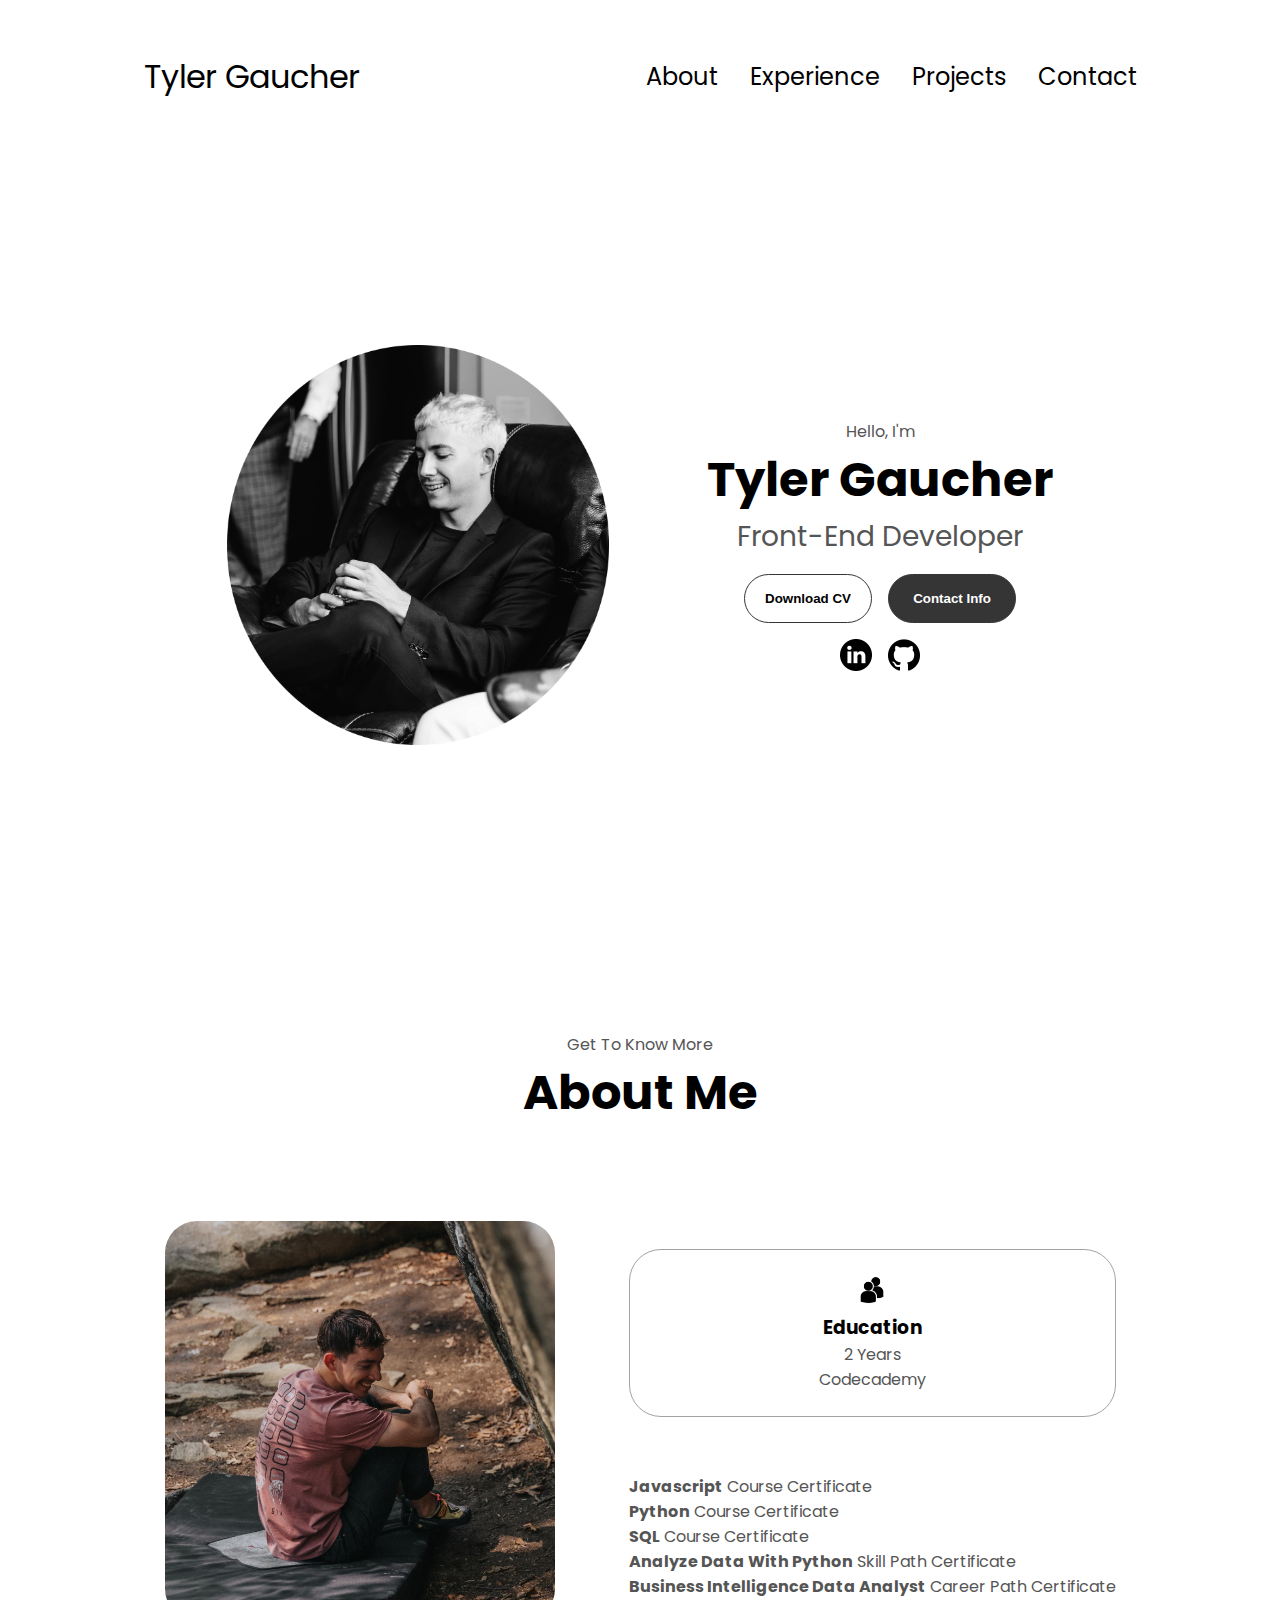
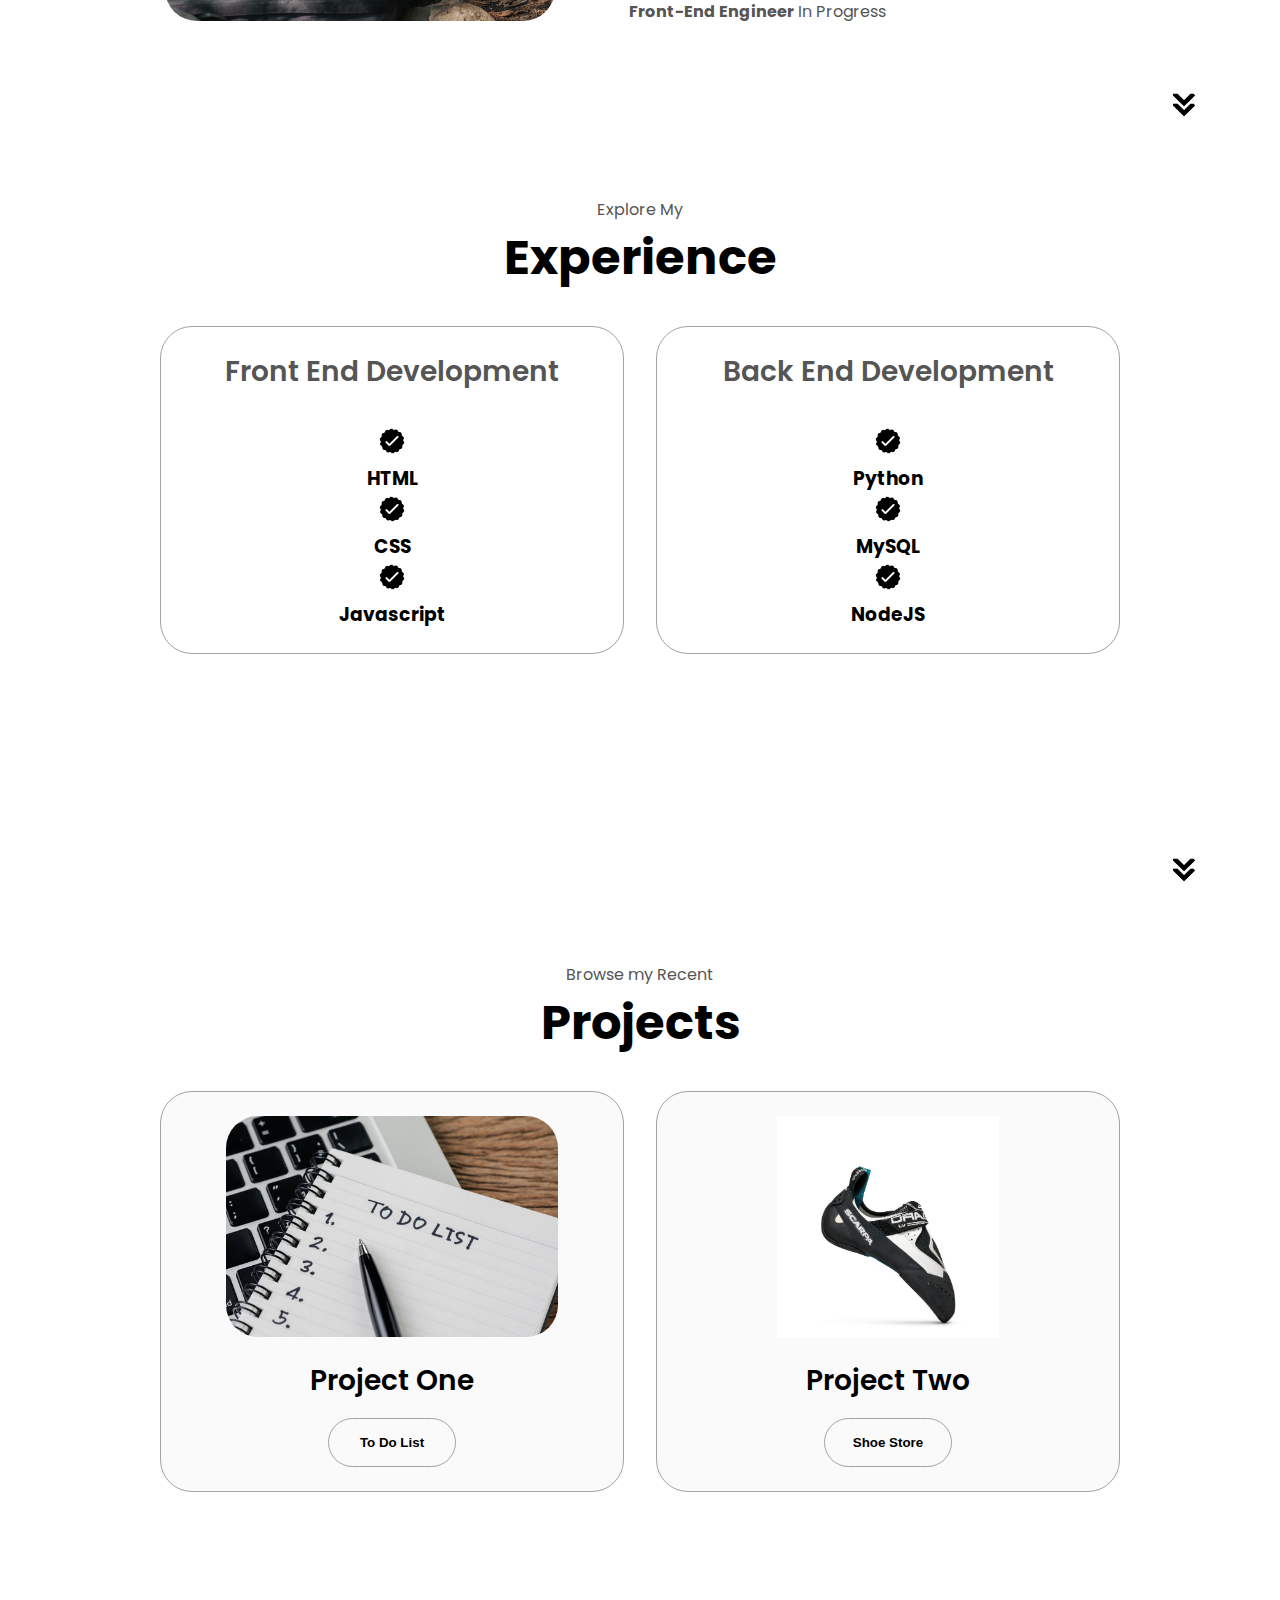
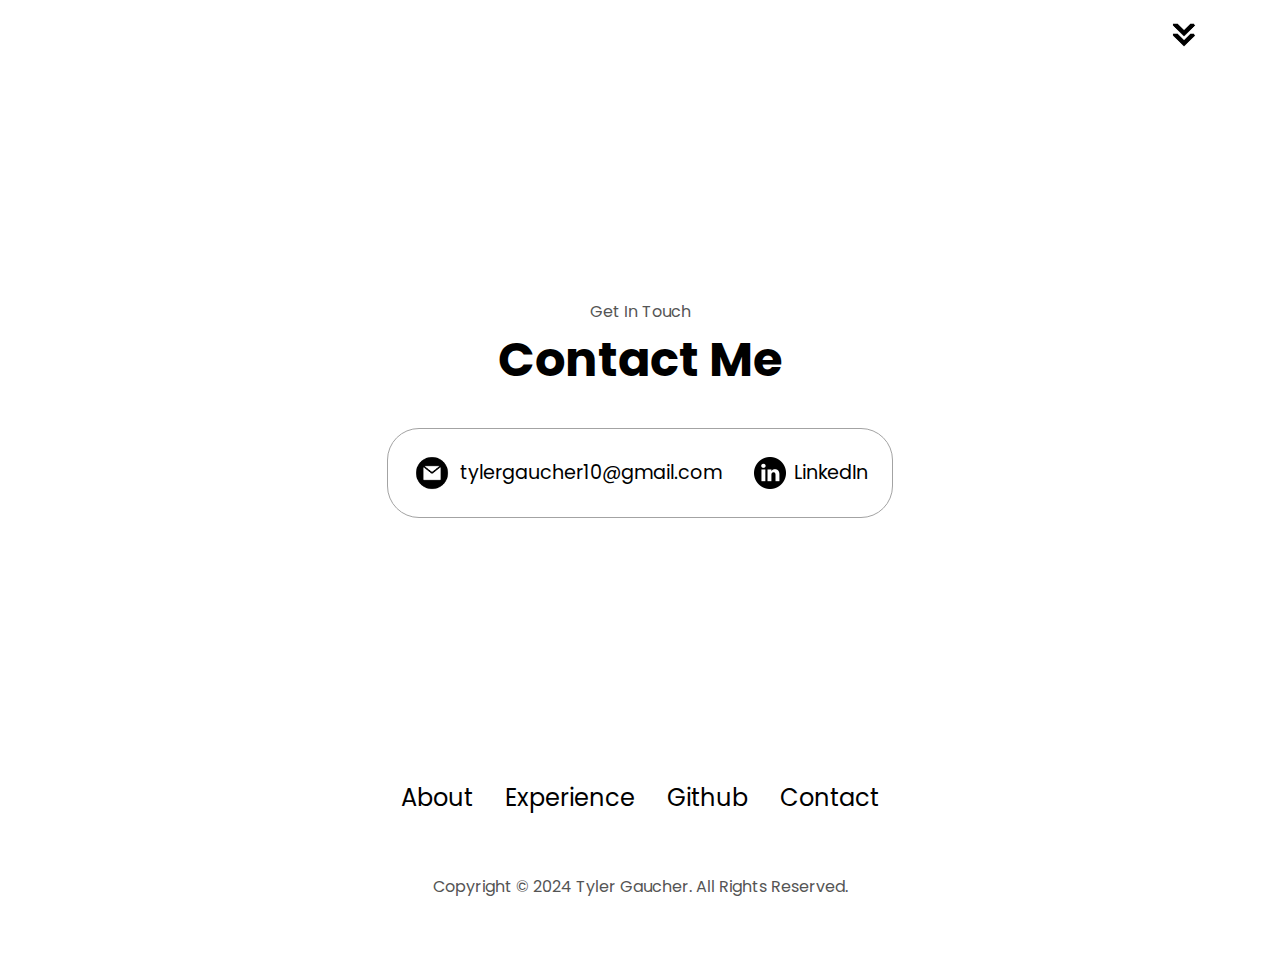
<file: index.html>
<!DOCTYPE html>
<html lang="en">
<head>
    <meta charset="UTF-8">
    <meta name="viewport" content="width=device-width, initial-scale=1.0">
    <title>Tyler's Portfolio</title>
    <link rel="stylesheet" href="./homepage/style.css">
    <link rel="stylesheet" href="./homepage/mediaqueries.css">
</head>
<body>

    <!--navigation for web-->
    <nav id="desktop-nav">
        <div class="logo">Tyler Gaucher</div>
        <div>
            <ul class="nav-links">
                <li><a href="#about">About</a></li>
                <li><a href="#experience">Experience</a></li>
                <li><a href="#projects">Projects</a></li>
                <li><a href="#contact">Contact</a></li>
            </ul>
        </div>
    </nav>

    <!--navigation for mobile-->
    <nav id="hamburger-nav">
        <div class="logo">Tyler Gaucher</div>
        <div class="hamburger-menu">
            <div class="hamburger-icon" onclick="toggleMenu()">
                <span></span>
                <span></span>
                <span></span>
            </div>
            <div class="menu-links">
                <li><a href="#about" onclick="toggleMenu()">About</a></li>
                <li><a href="#projects" onclick="toggleMenu()">Projects</a></li>
                <li><a href="#experience" onclick="toggleMenu()">Experience</a></li>
                <li><a href="#contact" onclick="toggleMenu()">Contact</a></li>
            </div>
        </div>
    </nav>

    <section id="profile">
        <div class="section__pic-container">
            <img src="./asset/profile-pic.png" alt="tyler's profile picture"/>
        </div>

        <div class="section__text">
            <p class="section__text__p1">Hello, I'm</p>
            <h1 class="title">Tyler Gaucher</h1>
            <p class="section__text__p2">Front-End Developer</p>
            <div class="btn-container">
                <button class="btn btn-color-2" onclick="window.open('./asset/mostRecentResume.jpg')">Download CV</button>
                <button class="btn btn-color-1" onclick="location.href='./#contact'">Contact Info</button>
            </div>
            <div id="socials-container">
                <img 
                src="./asset/linkedin.png" 
                alt="linked in profile" 
                class="icon" 
                onclick="location.href='https://www.linkedin.com/in/tyler-gaucher/'"
                />

               <img 
                src="./asset/github.png" 
                alt="github profile" 
                class="icon" 
                onclick="location.href='https://github.com/gboness'"
                />
            </div>
            
        </div>


    </section>

    <section id="about">
        <p class="section__text__p1">Get To Know More</p>
        <h1 class="title">About Me</h1>
        <div class="section-container">
            <div class="section__pic-container">
                <img 
                src="./asset/aboutMePic.png" 
                alt="profile picture"
                class="about-pic"
                />
            </div>
                <div class="about-details-container">
                    <div class="about-containers">
                        <div class="details-container">
                            <img 
                            src="./asset/education.png"
                            alt="education icon"
                            class="icon"
                            />
                            <h3>Education</h3>
                            <p>2 Years <br /> Codecademy <br /></p>
                        </div>
                    </div>
                    <div class="text-container">
                        <p><br /><strong>Javascript</strong> Course Certificate <br />
                            <strong>Python</strong> Course Certificate  <br />
                            <strong>SQL</strong> Course Certificate  <br />
                            <strong>Analyze Data With Python</strong> Skill Path Certificate  <br />
                            <strong>Business Intelligence Data Analyst</strong> Career Path Certificate <br />
                            <strong>Front-End Engineer</strong> In Progress
                        </p>
                </div>
                </div>
            </div>
            <img src="./asset/arrow.png" 
            alt="Arrow icon" 
            class="icon arrow" 
            onclick="location.href='./#experience'"
            />

    </section>

    <section id="experience">
        <p class="section__text__p1">Explore My</p>
        <h1 class="title">Experience</h1>
        <div class="experience-details-container">
            <div class="about-containers">
                <div class="details-container">
                    <h2 class="experience-sub-title">Front End Development</h2>
                    <div class="article-container">
                        <article>
                            <img 
                                src="./asset/checkmark.png" 
                                alt="experience icon" 
                                class="icon"
                            />
                            <div>
                                <h3>HTML</h3>
                            </div>
                        </article>
                        <article>
                            <img 
                                src="./asset/checkmark.png" 
                                alt="experience icon" 
                                class="icon"
                            />
                            <div>
                                <h3>CSS</h3>
                            </div>
                        </article>
                        <article>
                            <img 
                                src="./asset/checkmark.png" 
                                alt="experience icon" 
                                class="icon"
                            />
                            <div>
                                <h3>Javascript</h3>
                            </div>
                        </article>

                    </div>
                </div>
                <div class="details-container">
                    <h2 class="experience-sub-title">Back End Development</h2>
                    <div class="article-container">
                        <article>
                            <img 
                                src="./asset/checkmark.png" 
                                alt="experience icon" 
                                class="icon"
                            />
                            <div>
                                <h3>Python</h3>
                            </div>
                        </article>
                        <article>
                            <img 
                                src="./asset/checkmark.png" 
                                alt="experience icon" 
                                class="icon"
                            />
                            <div>
                                <h3>MySQL</h3>
                            </div>
                        </article>
                        <article>
                            <img 
                                src="./asset/checkmark.png" 
                                alt="experience icon" 
                                class="icon"
                            />
                            <div>
                                <h3>NodeJS</h3>
                            </div>
                        </article>

                    </div>
                </div>
            </div>
        </div>
        <img 
            src="./asset/arrow.png" 
            alt="Arrow icon" 
            class="icon arrow" 
            onclick="location.href='./#projects'"
        />
    </section>

    <section id="projects">
        <p class="section__text__p1">Browse my Recent</p>
        <h1 class="title">Projects</h1>
        <div class="experience-details-container">
            <div class="about-containers">
            <div class="details-container color-container">
                <div class="article-container">
                    <img
                    src="./asset/project_1.png" 
                    alt="to-do-list" 
                    class="project-img"
                    />
                </div>
                <h2 class="experience-sub-title project-title">Project One</h2>
                <div class="btn-container">
                <button 
                    class="btn btn-color-2 project-btn" 
                    onclick="location.href='./toDo.html'">
                    To Do List
                </button>

                </div>
            </div>
            <div class="details-container color-container">
                <div class="article-container">
                    <img
                    src="./asset/drago-lv.jpg" 
                    alt="shoe store" 
                    class="shoe-img"
                    />
                </div>
                <h2 class="experience-sub-title project-title">Project Two</h2>
                <div class="btn-container">
                <button
                class="btn btn-color-2 project-btn" 
                onclick="location.href='./shoestore.html'">
                    Shoe Store
                </button>
                </div>
            </div>
        </div>
        </div>
    </div>
    <img 
    src="./asset/arrow.png" 
    alt="Arrow icon" 
    class="icon arrow" 
    onclick="location.href='./#contact'"
/>
    </section>

    <section id="contact">
        <p class="section__text__p1">Get In Touch</p>
        <h1 class="title">Contact Me</h1>
        <div class="contact-info-upper-container">
            <div class="contact-info-container">
                <img 
                src="./asset/email.png" 
                alt="email-icon" 
                class="icon contact-icon email-icon"
                />
                <p><a href="mailto:tylergaucher10@gmail.com">tylergaucher10@gmail.com</a></p>
            </div>

            <div class="contact-info-container">
                <img 
                src="./asset/linkedin.png" 
                alt="linkedin-icon" 
                class="icon contact-icon "
                />
                <p><a href="https://www.linkedin.com/in/tyler-gaucher/">LinkedIn</a></p>
            </div>

        </div>
    </section>

    <footer>
        <nav>
            <div class="nav-links-container">
                <ul class="nav-links">
                    <li><a href="#about">About</a></li>
                    <li><a href="#experience">Experience</a></li>
                    <li><a href="https://github.com/gboness">Github</a></li>
                    <li><a href="#contact">Contact</a></li>
                </ul>
            </div>
        </nav>
        <p>Copyright &#169; 2024 Tyler Gaucher. All Rights Reserved.</p>
    </footer>

    <script src="./homepage/script.js"></script>

</body>
</html>
</file>
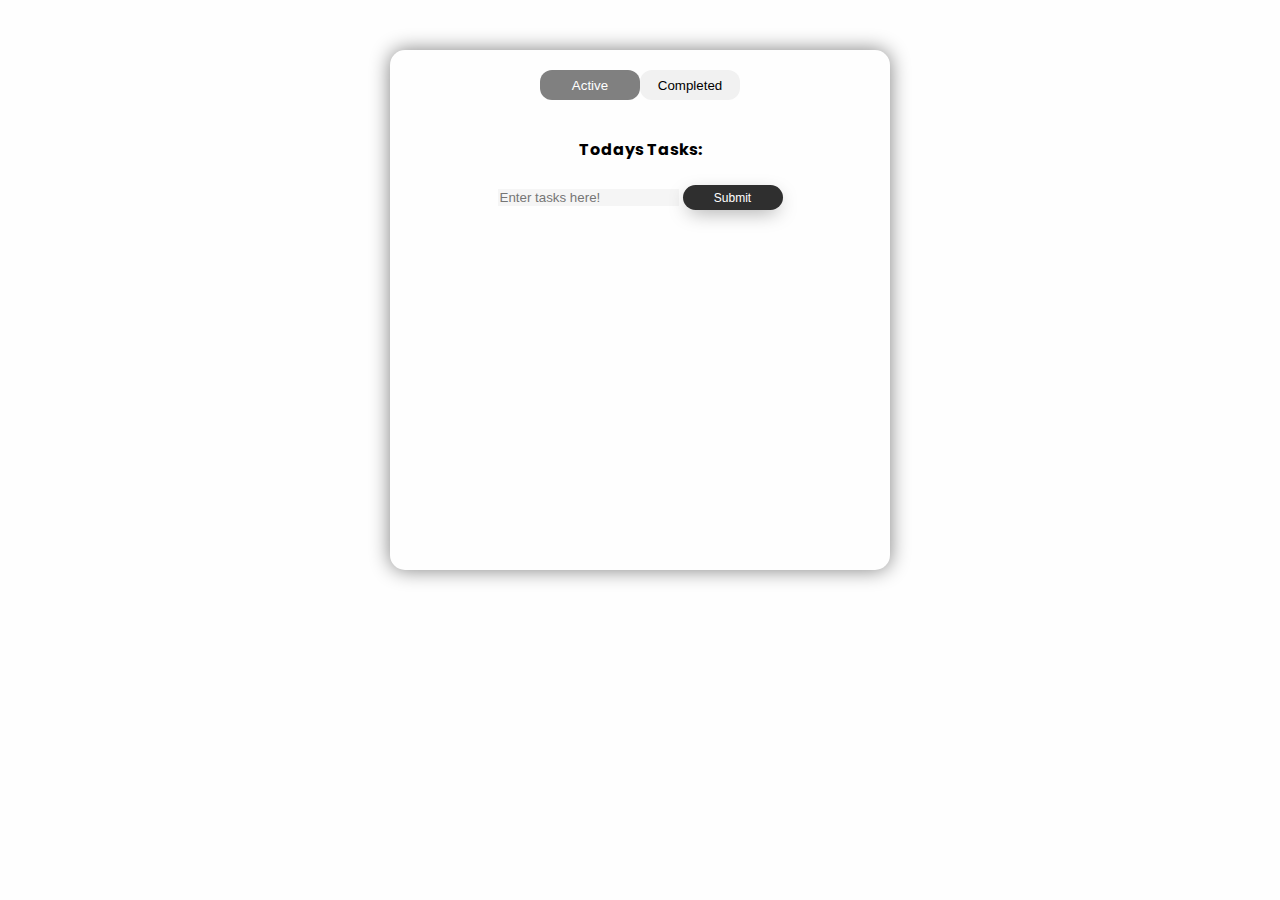
<file: to-do-list/index.html>
<!DOCTYPE html>
<head>
    <meta charset="UTF-8"/>
    <meta name="viewport" content="width=device-width, initial-scale=1.0">
    <link rel="stylesheet" href="styles.css"/>
    <script src="script.js"></script>

    <title>To Do List</title>
</head>

<body>

    <section id="boxID">
        <section id="tabsSec">
            <div class="tabs">
                <button class="tablinks" onclick="openTab(event, 'Tab1')">Active</button>
                <button class="tablinks" onclick="openTab(event, 'Tab2')">Completed</button>
            </div>
        </section>
        

        <!-- Tab One -->
        <div id="Tab1" class="tabcontent">
            <div class="checkbox">
                <label for="inputText"><h4>Todays Tasks:</h4></label>
                <input type="text" id="inputText" placeholder="Enter tasks here!" oninput="checkInput()">
                <button id="submitButton" onclick="generateCheckbox()" disabled>Submit</button>
        
                <div class="check-boxes" id="checkBoxesContainer"></div>
            </div>
        </div>
    
        <!-- Tab Three -->
        <div id="Tab2" class="tabcontent">
            <h4>Todays Completed Tasks!</h4>
            <div class="deleted-info" id="deletedItemsContainer"></div>
         </div>

    </section>


</body>
</file>
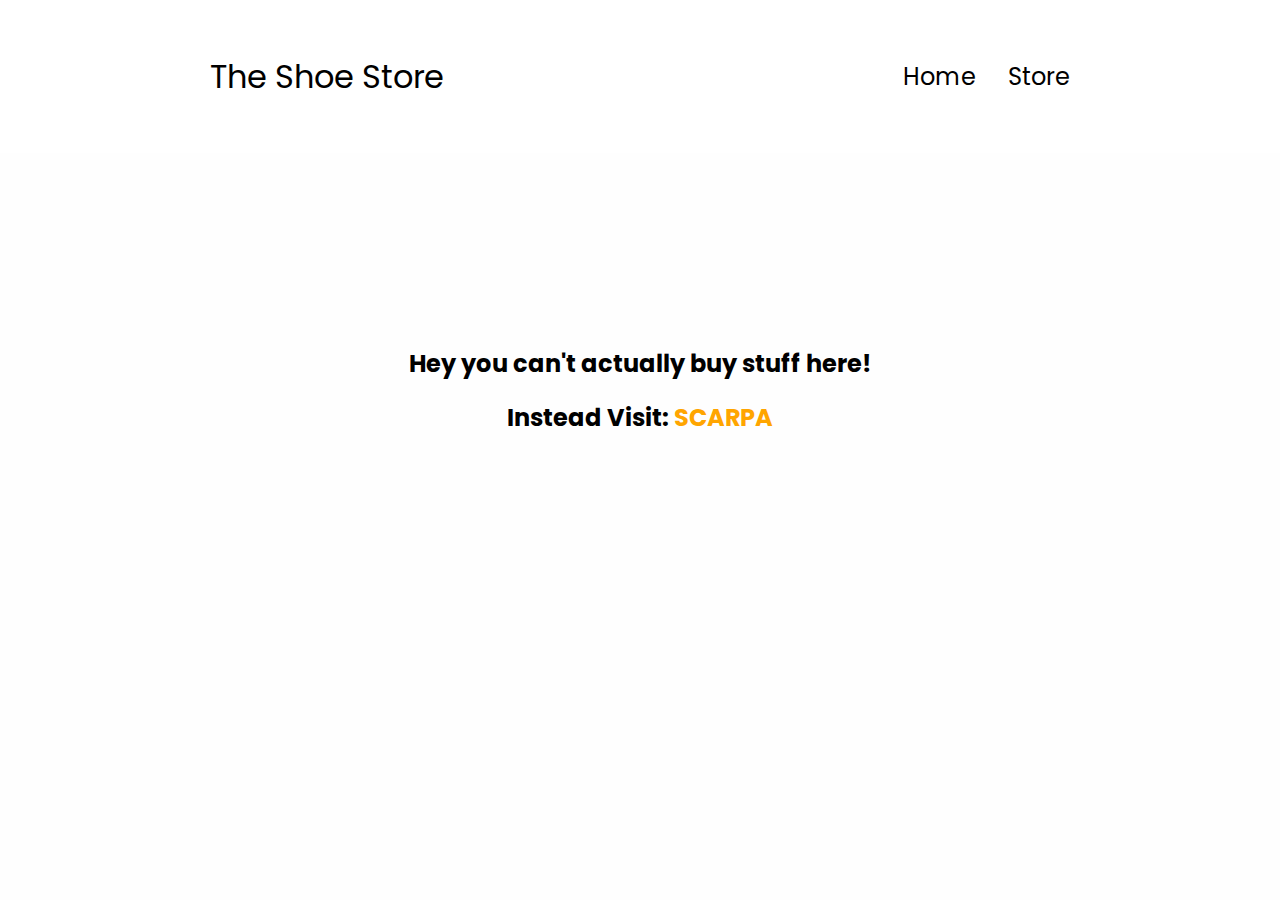
<file: cart.html>
<!DOCTYPE html>
<head>
    <meta charset="UTF-8"/>
    <meta name="viewport" content="width=device-width, initial-scale=1.0">
    <link rel="stylesheet" href="./to-do-list/styles.css"/>
    <link rel="stylesheet" href="./to-do-list/mediaquery.css"/>
    <link rel="stylesheet" href="./shoeStore/styles.css"/>
    <link rel="stylesheet" href="./cart/style.css"/>

    <script src="/shoeStore/script.js"></script>

    <title>Shopping Cart</title>
</head>

<body>
    <!--navigation for web-->
    <nav id="desktop-nav">
        <div class="logo">The Shoe Store</div>
        <div>
            <ul class="nav-links">
                <li><a href="index.html">Home</a></li>
                <li><a href="shoestore.html">Store</a></li>
    
            </ul>
        </div>
    </nav>
    
     <!--navigation for mobile-->
    <nav id="hamburger-nav">
        <div class="logo">Tyler Gaucher</div>
        <div class="hamburger-menu">
            <div class="hamburger-icon" onclick="toggleMenu()">
                <span></span>
                <span></span>
                <span></span>
            </div>
            <div class="menu-links">
                <li><a href="index.html" onclick="toggleMenu()">Home</a></li>
    
            </div>
        </div>
    </nav>

    <section class="message">
        <div class="alertMessage">
            <h2> Hey you can't actually buy stuff here! </h2>
            
            <h2>Instead Visit:  <a href="https://us.scarpa.com/">SCARPA</href></h2>
        </div>
    </section>


    
</body>
</html>
</file>
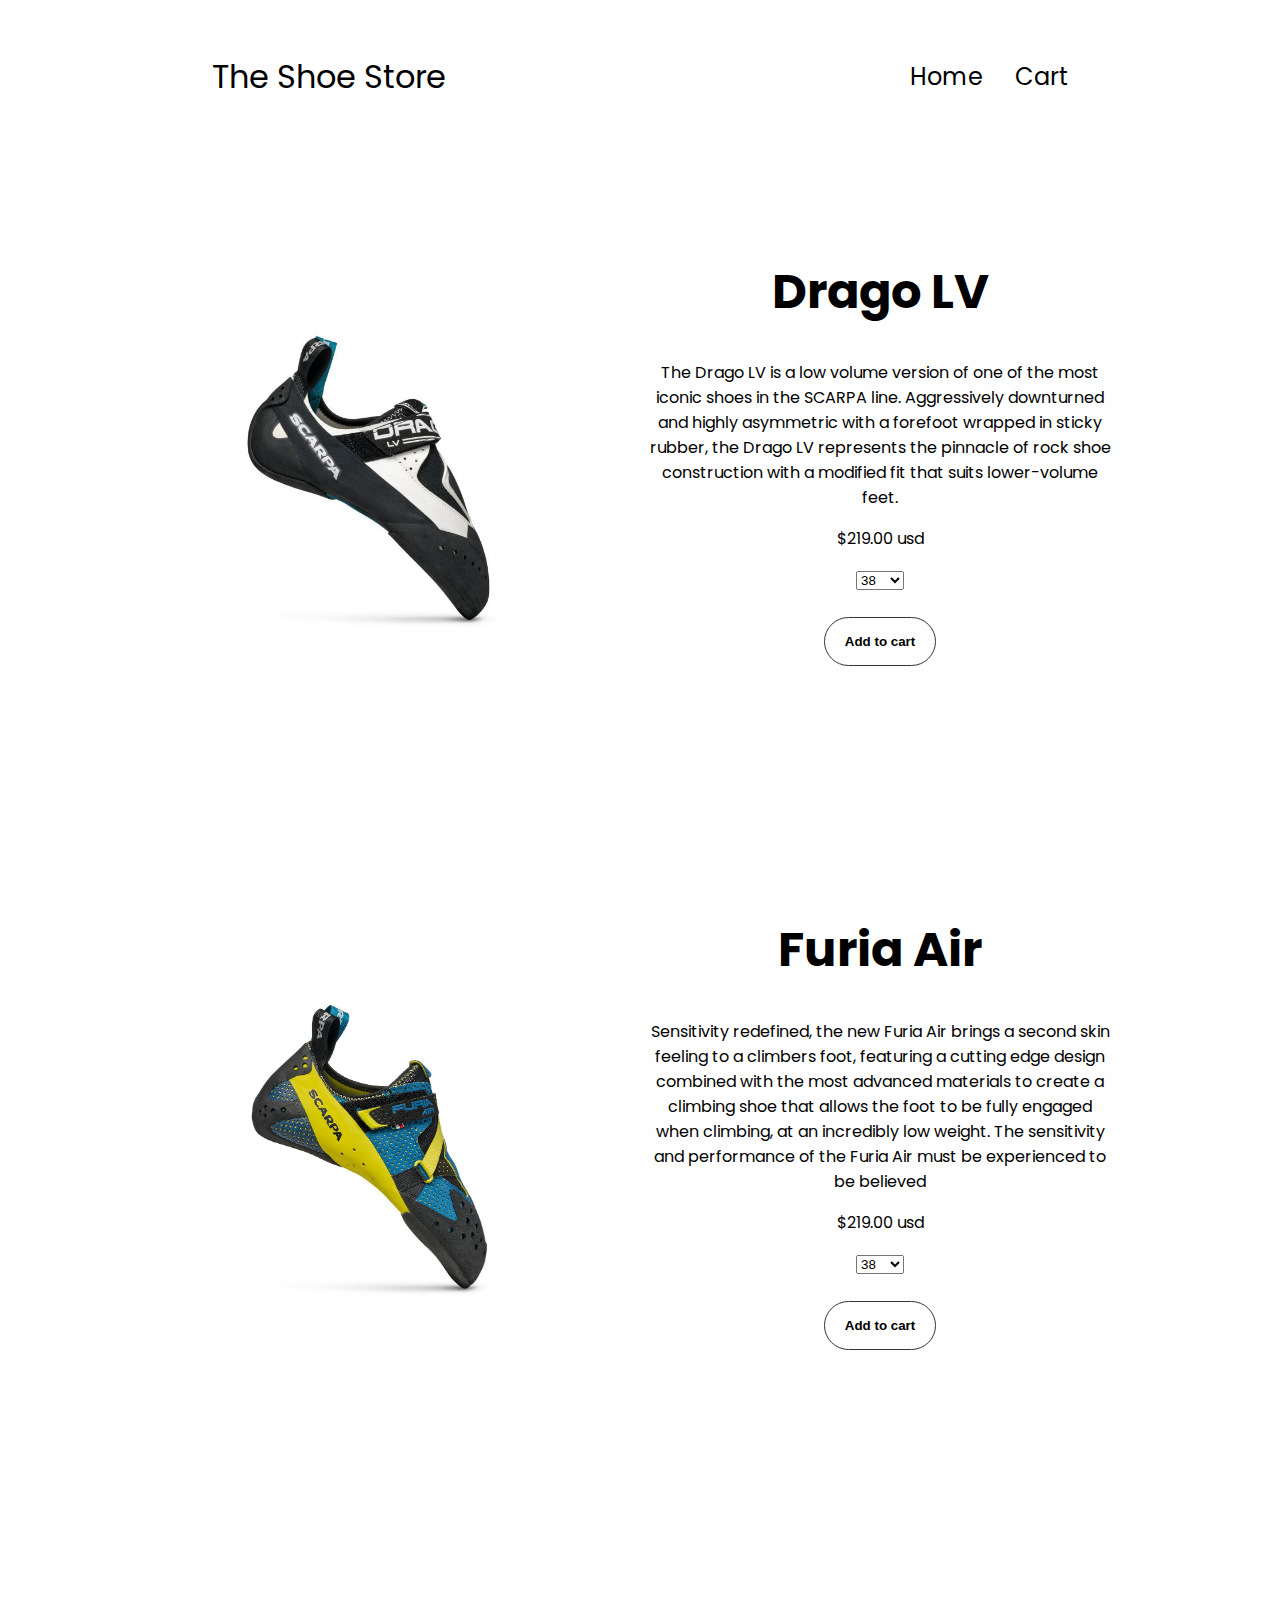
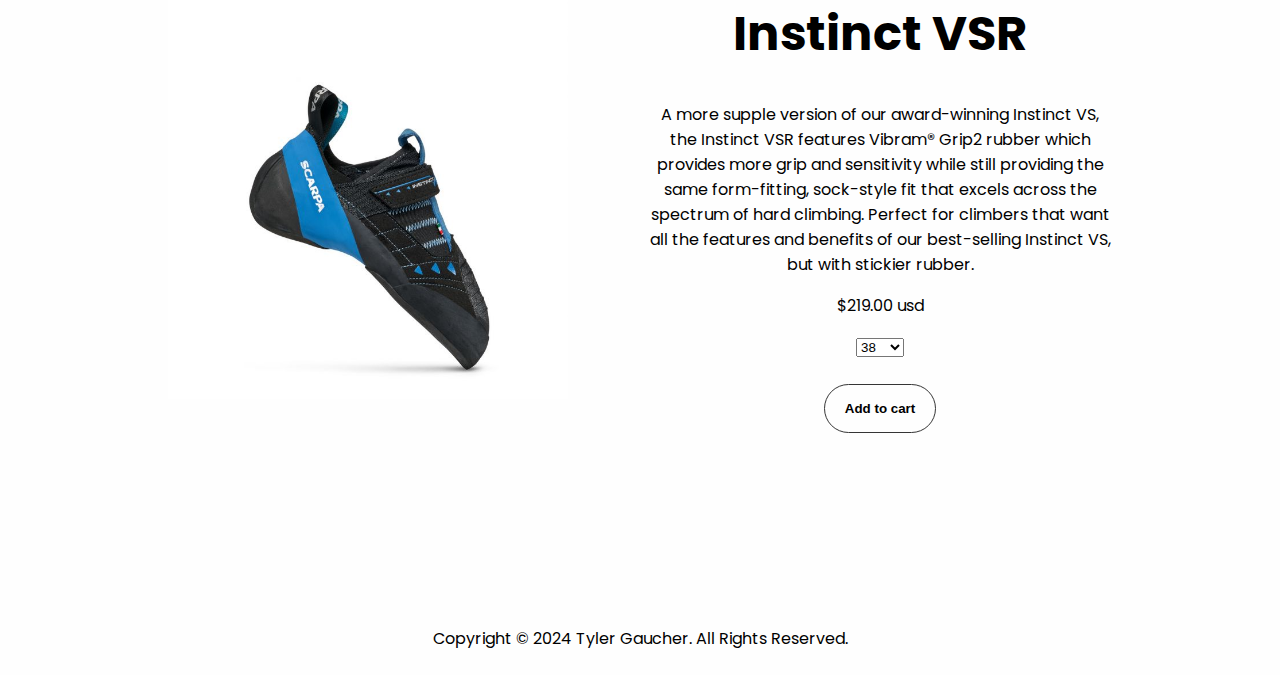
<file: shoestore.html>
<!DOCTYPE html>
<head>
    <meta charset="UTF-8"/>
    <meta name="viewport" content="width=device-width, initial-scale=1.0">
    <link rel="stylesheet" href="./to-do-list/styles.css"/>
    <link rel="stylesheet" href="./to-do-list/mediaquery.css"/>
    <link rel="stylesheet" href="./shoeStore/styles.css"/>

    <script src="/shoeStore/script.js"></script>

    <title>Shoe Store</title>
</head>

<body>


    <!--navigation for web-->
    <nav id="desktop-nav">
        <div class="logo">The Shoe Store</div>
        <div>
            <ul class="nav-links">
                <li><a href="index.html">Home</a></li>
                <li>
                    <a href="cart.html" class="cart-link">Cart</a>
                    <i class="fas fa-shopping-cart"></i>
                    <span class="cart-badge" id="cartBadge"></span>
                </li>

            </ul>
        </div>
    </nav>

    <!--navigation for mobile-->
    <nav id="hamburger-nav">
        <div class="logo">Tyler Gaucher</div>
        <div class="hamburger-menu">
            <div class="hamburger-icon" onclick="toggleMenu()">
                <span></span>
                <span></span>
                <span></span>
            </div>
            <div class="menu-links">
                <li><a href="index.html" onclick="toggleMenu()">Home</a></li>

            </div>
        </div>
    </nav>

    <section id="shoes">
        <div class="section__pic-container">
            <div class="scroll-container">
                <img src="/asset/drago-lv.jpg" alt="drago-lv"/>
                <img src="/asset/drago-lv.jpg" alt="drago-lv"/>
                
            </div>
        </div>
        <div class="section__text">
            <h1 class="shoe-name">Drago LV</h1>
            <p class="section__text__p2">
                The Drago LV is a low volume version of one of the most iconic shoes in the SCARPA line. 
                Aggressively downturned and highly asymmetric with a forefoot wrapped in sticky rubber, 
                the Drago LV represents the pinnacle of rock shoe construction with a modified fit that 
                suits lower-volume feet.
            </p>
            <p>$219.00 usd</p>

            <form id="sizeForm">
                <select name="Size" id="sizes">
                    <option value="38">38</option>
                    <option value="38.5">38.5</option>
                    <option value="39">39</option>
                    <option value="39.5">39.5</option>
                </select>
                <br></br>
                <input class="cartBtn btn-color-2" type="submit" value="Add to cart"> 
            </form>
        </div>
    </section>
    <section id="shoes">
        <div class="section__pic-container">
            <div class="scroll-container">
                <img src="/asset/furia-air.jpg" alt="furia-air"/>

                
            </div>
        </div>
        <div class="section__text">
            <h1 class="shoe-name">Furia Air</h1>
            <p class="section__text__p2">
                Sensitivity redefined, the new Furia Air brings a second skin feeling 
                to a climbers foot, featuring a cutting edge design combined with the 
                most advanced materials to create a climbing shoe that allows the foot 
                to be fully engaged when climbing, at an incredibly low weight. The 
                sensitivity and performance of the Furia Air must be experienced to be believed
            </p>
            <p>$219.00 usd</p>

            <form id="furiaForm">
                <select name="Size" id="sizes">
                    <option value="38">38</option>
                    <option value="38.5">38.5</option>
                    <option value="39">39</option>
                    <option value="39.5">39.5</option>
                </select>
                <br></br>
                <input class="cartBtn btn-color-2" type="submit" value="Add to cart"> 
            </form>
        </div>
    </section>

    <section id="shoes">
        <div class="section__pic-container">
            <div class="scroll-container">
                <img src="/asset/instinct-VSR.jpg" alt="instinct-VSR"/>

                
            </div>
        </div>
        <div class="section__text">
            <h1 class="shoe-name">Instinct VSR</h1>
            <p class="section__text__p2">
                A more supple version of our award-winning Instinct VS, the Instinct 
                VSR features Vibram® Grip2 rubber which provides more grip and 
                sensitivity while still providing the same form-fitting, sock-style 
                fit that excels across the spectrum of hard climbing. Perfect for 
                climbers that want all the features and benefits of our best-selling 
                Instinct VS, but with stickier rubber.
            </p>
            <p>$219.00 usd</p>

            <form id="instinctForm">
                <select name="Size" id="sizes">
                    <option value="38">38</option>
                    <option value="38.5">38.5</option>
                    <option value="39">39</option>
                    <option value="39.5">39.5</option>
                </select>
                <br></br>
                <input class="cartBtn btn-color-2" type="submit" value="Add to cart"> 
            </form>
        </div>
    </section>

    <footer>

        <p>Copyright &#169; 2024 Tyler Gaucher. All Rights Reserved.</p>
        
    </footer>

</body>
</html>
</file>
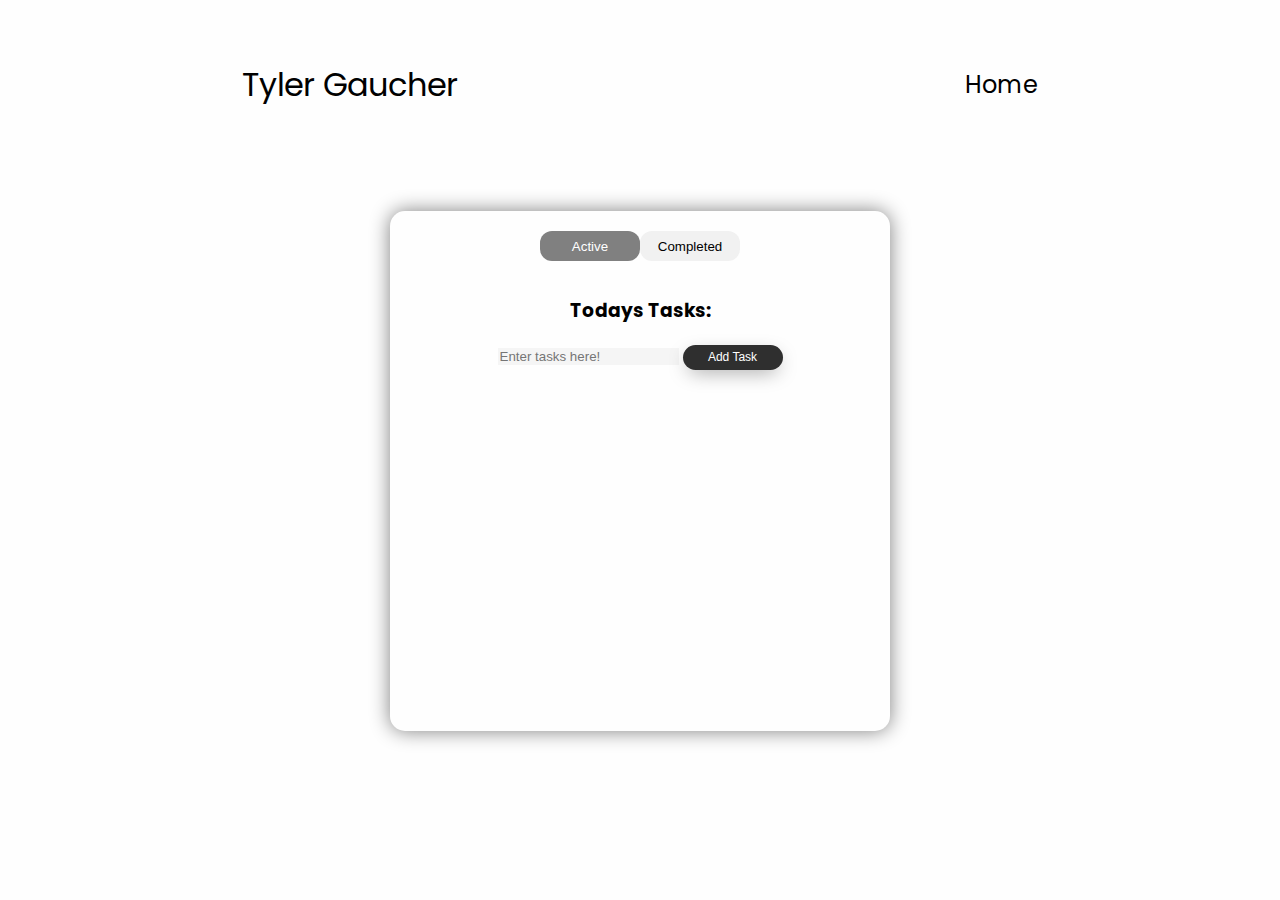
<file: toDo.html>
<!DOCTYPE html>
<head>
    <meta charset="UTF-8"/>
    <meta name="viewport" content="width=device-width, initial-scale=1.0">
    <link rel="stylesheet" href="./to-do-list/styles.css"/>
    <link rel="stylesheet" href="./to-do-list/mediaquery.css"/>

    <script src="script.js"></script>

    <title>To Do List</title>
</head>

<body>


    <!--navigation for web-->
    <nav id="desktop-nav">
        <div class="logo">Tyler Gaucher</div>
        <div>
            <ul class="nav-links">
                <li><a href="index.html">Home</a></li>
                <!-- <li><a href="#experience">Experience</a></li>
                <li><a href="https://github.com/gboness">Github</a></li>
                <li><a href="#contact">Contact</a></li> -->
            </ul>
        </div>
    </nav>

    <!--navigation for mobile-->
    <nav id="hamburger-nav">
        <div class="logo">Tyler Gaucher</div>
        <div class="hamburger-menu">
            <div class="hamburger-icon" onclick="toggleMenu()">
                <span></span>
                <span></span>
                <span></span>
            </div>
            <div class="menu-links">
                <li><a href="index.html" onclick="toggleMenu()">Home</a></li>

            </div>
        </div>
    </nav>


    <section id="boxID">
        <section id="tabsSec">
            <div class="tabs">
                <button class="tablinks" onclick="openTab(event, 'Tab1')">Active</button>
                <button class="tablinks" onclick="openTab(event, 'Tab2')">Completed</button>
            </div>
        </section>
        

        <!-- Tab One -->
        <div id="Tab1" class="tabcontent">
            <div class="checkbox">
                <label for="inputText"><h3>Todays Tasks:</h3></label>
                <input type="text" id="inputText" placeholder="Enter tasks here!" oninput="checkInput()">
                <button id="submitButton" onclick="generateCheckbox()" disabled>Add Task</button>
        
                <div class="check-boxes" id="checkBoxesContainer"></div>
            </div>
        </div>
    
        <!-- Tab Three -->
        <div id="Tab2" class="tabcontent">
            <h4>Todays Completed Tasks!</h4>
            <div class="deleted-info" id="deletedItemsContainer"></div>
         </div>

    </section>

    <script src="./to-do-list/script.js"></script>
</body>
</html>
</file>
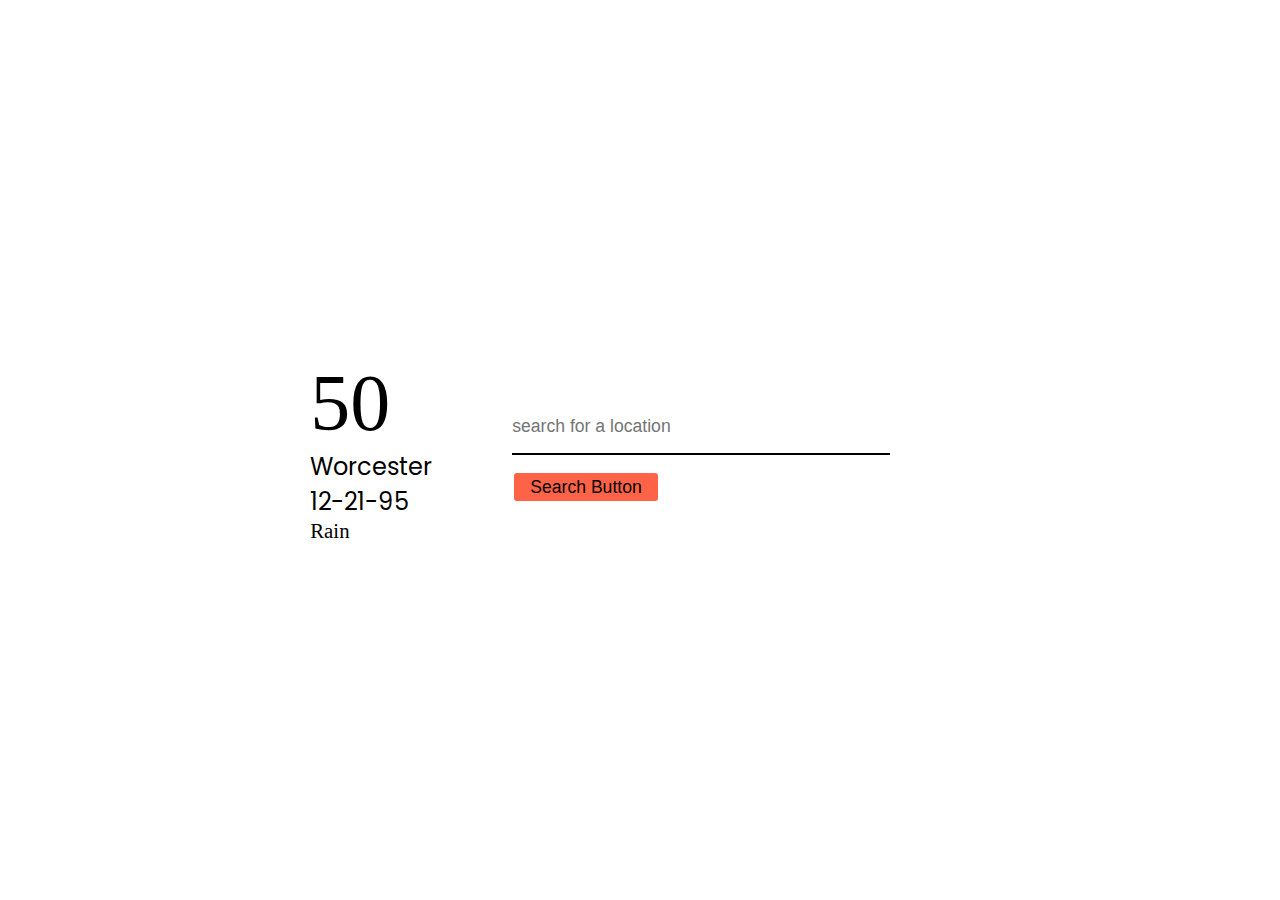
<file: weather.html>
<!DOCTYPE html>
<html lang="en">
<head>
    <meta charset="UTF-8">
    <meta name="viewport" content="width=device-width, initial-scale=1.0">
    <title>Tyler's Portfolio</title>
    <link rel="stylesheet" href="./weather-app/style.css">
    <link rel="stylesheet" href="./homepage/mediaqueries.css">
</head>
<body>
    <div class="container">
        <div class="weather-container">
            <div class="temperature">
                <p>50</p>
            </div>
            
            <div class ="searchLocation">
                <p>Worcester</p>
            </div>

            <div class="time-location">
                <p>12-21-95</p>
            </div>



            

            <div class="condition">
                <p></p>
                <p>Rain</p>
            </div>

        </div>


        <nav>
            <form>
                <input type="text" placeholder="search for a location" class="search-area"/>
                <button type="submit" class="search-button">Search Button</button>
            </form>
        </nav>
    </div>



</body>
<script src="weather-app/script.js"></script>
</html>
</file>
<file: homepage/style.css>
/* General Styling */


/* font for website */
@import url('https://fonts.googleapis.com/css2?family=Oswald:wght@200..700&family=Poppins:ital,wght@0,100;0,200;0,300;0,400;0,500;0,600;0,700;0,800;0,900;1,100;1,200;1,300;1,400;1,500;1,600;1,700;1,800;1,900&display=swap');


* {
     margin: 0;
     padding: 0;
}

body {
    font-family: "Poppins", sans-serif;
}

html {
    scroll-behavior: smooth;
}

p {
    color: rgb(85,85,85);
}

/* Transition */

a, 
.btn {
    transition: all 300ms ease;
}

/* Desktop nav */
nav, 
.nav-links {
    display: flex;
}

nav {
    justify-content: space-around;
    align-items: center;
    height: 17vh;
}

.nav-links {
    gap: 2rem;
    list-style: none;
    font-size: 1.5rem;

}

a {
    color: black;
    text-decoration: none;
    text-decoration-color: white;
}

a:hover {
    color: gray;
    text-decoration: underline;
    text-underline-offset: 1rem;
    text-decoration-color: rgb(181,181,181);
}

.logo {
    font-size: 2rem;
}

.logo:hover {
    cursor: default;
}

/* Hamburger menu styling*/

#hamburger-nav {
    display: none;
}

.hamburger-menu {
    position: relative;
    display: inline-block;
}

.hamburger-icon {
    display: flex;
    flex-direction: column;
    justify-content: space-between;
    height: 24px;
    width: 30px;
    cursor: pointer;
}

.hamburger-icon span {
    width: 100%;
    height: 2px;
    background-color: black;
    transition: all 0.3 ease-in-out;
}

.menu-links {
    position: absolute;
    top: 100%;
    right: 0%;
    background-color: white;
    width: fit-content;
    max-height: 0;
    overflow: hidden;
    transition: all 0.3 ease-in-out; 
}

.menu-links a{
    display: block;
    padding: 10px;
    text-align: center;
    font-size: 1.5rem;
    color: black;
    text-decoration: none;
    transition: all 0.3 ease-in-out; 
}

.menu-links li {
    list-style: none;
}

.menu-links.open {
    max-height: 300px;
}

.hamburger-icon.open span:first-child {
    transform: rotate(45deg) translate(10px, 5px);
}
.hamburger-icon.open span:nth-child(2) {
    opacity: 0;
}
.hamburger-icon.open span:last-child {
    transform: rotate(-45deg) translate(10px, -5px);
}

.hamburger-icon span:first-child {
    transform: none;
}
.hamburger-icon span:first-child {
    opacity: 1;
}
.hamburger-icon span:first-child {
    transform: none;
}


/* sections */

section {
    padding-top: 4vh;
    height: 85vh;
    margin: 0 10rem;
    box-sizing: border-box;
    min-height: fit-content;
}

.section-container {
    display: flex;
}

/* profile section */

#profile {
    display: flex;
    justify-content: center;
    gap: 5rem;
    height: 80vh;

}

.section__pic-container {
    display: flex;
    height: 400px;
    width: 400px;
    margin: auto 0;

}

.section__text {
    align-self: center;
    text-align: center;
}

.secttion__text p {
    font-weight: 600;
}

.section__text__p1 {
    text-align: center;
}

.section__text__p2 {
   font-size: 1.75rem;
   margin-bottom: 1rem;
}

.title {
    font-size: 3rem;
    text-align: center;
}

#socials-container {
    display: flex;
    justify-content: center;
    margin-top: 1rem;
    gap: 1rem;
}


/* Icons */

.icon {
    cursor: pointer;
    height: 2rem;
}

/* Buttons */

.btn-container {
    display: flex;
    justify-content: center;
    gap: 1rem;
}

.btn {
    font-weight: 600;
    transition: all 300ms ease;
    padding: 1rem;
    width: 8rem;
    border-radius: 2rem;
}

.btn-color-1, 
.btn-color-2 {
    border: rgb(53,53,53) 0.1rem solid;

}

.btn-color-1:hover, 
.btn-color-2:hover {
    cursor: pointer;
}

.btn-color-1, 
.btn-color-2:hover {
    background: rgb(53,53,53);
    color: white;
}

.btn-color-1:hover {
    background: rgb(0,0,0);
}

.btn-color-2 {
    background: none;
}

.btn-color-2:hover {
    border: rgb(255,255,255) 0.1rem solid;
}

.btn-container {
    gap: 1rem;
}


/* About Section*/

#about {
    position: relative;
    
}

.about-containers {
    gap: 2rem;
    margin-bottom: 2rem;
    margin-top: 2rem;
}

.about-details-container {
    justify-content: center;
    flex-direction: column;
}

.about-containers, .about-details-container {
    display: flex;
}

.about-pic {
    border-radius: 2rem;
}

.arrow {
    position: absolute;
    right: -5rem;
    bottom: 2.5rem;
}

.details-container {
    padding: 1.5rem;
    flex: 1;
    background: white;
    border-radius: 2rem;
    border: rgb(53,53,53) 0.1rem solid;
    border-color: rgb(163,163,163);
    text-align: center;
}

.section-container {
    justify-content: center;
    gap: 4rem;
    height: 80%;
}


/* Experience Section */

#experience {
    position: relative;
}

.experience-sub-title {
    color: rgb(85,85,85);
    font-weight: 600;
    font-size: 1.75rem;
    margin-bottom: 2rem;
}

.experience-details-container {
    display: flex;
    justify-content: center;
    flex-direction: column;
}

article .icon {
    cursor: default;
}

/* CONTACT */

#contact {
    display: flex;
    justify-content: center;
    flex-direction: column;
    height: 70vh;
}

.contact-info-upper-container {
    display: flex;
    justify-content: center;
    border-radius: 2rem;
    border: rgb(53,53,53) 0.1rem solid;
    border-color: rgb(163,163,163);
    background: (250,250,250);
    margin: 2rem auto;
    padding: 0.5rem;
    
}

.contact-info-container {
    display: flex;
    align-items: center;
    justify-content: center;
    gap: 0.5rem;
    margin: 1rem;

}

.contact-info-container p {
    font-size: larger;

}

.contact-icon {
    cursor: default;
}

.email-icon {
    height: 2.5rem;
}

/* FOOTER */
footer {
    height: 26vh;
    margin: 0 1rem;
}

footer p {
    text-align: center;
}


/* projects Section */

#projects {
    position: relative;
}

.color-container {
    border-color: rgb(163,163,163);
    background: rgb(250,250,250);
}

.project-img {
    border-radius: 2rem;
    width: 80%;
    height: 90%;
}

.shoe-img {
    width: 53.5%;
    height: 90%;
}

.project-title {
    margin: 1rem;
    color: black;
}

.project-btn {
    color: black;
    border-color: rgb(163,163,163);
}
</file>
<file: homepage/mediaqueries.css>
@media screen and (max-width: 1400px) {
    #profile {
        height: 83vh;
        margin-bottom: 6rem;
    }

    .about-containers {
        flex-wrap: wrap;
    }

}

/* when screen size is less than 1200px the desktop nav will disappear and show hamburger nav*/
@media screen and (max-width: 1200px) {
    #desktop-nav {
        display: none;
    }
    #hamburger-nav {
        display: flex;
    }
    #experience, .experience-details-container {
        margin-top: 2rem;
    }
    #profile, .section-container {
        display: block;
    } 
    .arrow {
        display: none;
    }

    section, .section-container {
        height: fit-content;
    }
    section {
        margin: 0 5%;
    }
    .section__pic-container {
        width:275px;
        height: 275px;
        margin: 0 auto 2rem;
    }
    .about-containers {
        margin-top: 0;
    }
}

@media screen and (max-width: 600px) {
    #contact, footer {
        height: 40vh;
    }
    #profile {
        height: 83vh;
        margin-bottom: 0;
    }
    article {
        font-size: 1rem;
    }
    footer, nav {
        height: fit-content;
        margin-bottom: 2rem;
    }
    .about-containers, 
    .contact-info-upper-container, 
    .btn-container{
        flex-wrap: wrap;
    }
    .contact-info-container {
        margin: 0;
    }
    .contact-info-container p, .nav-links li a{
        font-size: 1rem;
    }
    .experience-sub-title {
        font-size: 1.25rem;
    }

    .logo {
        font-size: 1.5rem;
    }
    .nav-links {
        flex-direction: column;
        gap: 0.5rem;
        text-align: center;
    }
    .section__pic-container {
        width: auto;
        height: 46vw;
        justify-content: center;
    }
    .section__text__p2 {
        font-size:1.25rem;
    }
    .title {
        font-size: 2rem;
    }
    .text-container {
        text-align: left;
    }

}
</file>
<file: to-do-list/styles.css>
/* font for website */
@import url('https://fonts.googleapis.com/css2?family=Oswald:wght@200..700&family=Poppins:ital,wght@0,100;0,200;0,300;0,400;0,500;0,600;0,700;0,800;0,900;1,100;1,200;1,300;1,400;1,500;1,600;1,700;1,800;1,900&display=swap');


/* Desktop nav */
nav, 
.nav-links {
    display: flex;
}

nav {
    justify-content: space-around;
    align-items: center;
    height: 17vh;
}

.nav-links {
    gap: 2rem;
    list-style: none;
    font-size: 1.5rem;

}

a {
    color: black;
    text-decoration: none;
    text-decoration-color: white;
}

a:hover {
    color: gray;
    text-decoration: underline;
    text-underline-offset: 1rem;
    text-decoration-color: rgb(181,181,181);
}

.logo {
    font-size: 2rem;
}

.logo:hover {
    cursor: default;
}

/* Hamburger menu styling*/

#hamburger-nav {
    display: none;
}

.hamburger-menu {
    position: relative;
    display: inline-block;
}

.hamburger-icon {
    display: flex;
    flex-direction: column;
    justify-content: space-between;
    height: 24px;
    width: 30px;
    cursor: pointer;
}

.hamburger-icon span {
    width: 100%;
    height: 2px;
    background-color: black;
    transition: all 0.3 ease-in-out;
}

.menu-links {
    position: absolute;
    top: 100%;
    right: 0%;
    background-color: white;
    width: fit-content;
    max-height: 0;
    overflow: hidden;
    transition: all 0.3 ease-in-out; 
}

.menu-links a{
    display: block;
    padding: 10px;
    text-align: center;
    font-size: 1.5rem;
    color: black;
    text-decoration: none;
    transition: all 0.3 ease-in-out; 
}

.menu-links li {
    list-style: none;
}

.menu-links.open {
    max-height: 300px;
}

.hamburger-icon.open span:first-child {
    transform: rotate(45deg) translate(10px, 5px);
}
.hamburger-icon.open span:nth-child(2) {
    opacity: 0;
}
.hamburger-icon.open span:last-child {
    transform: rotate(-45deg) translate(10px, -5px);
}

.hamburger-icon span:first-child {
    transform: none;
}
.hamburger-icon span:first-child {
    opacity: 1;
}
.hamburger-icon span:first-child {
    transform: none;
}



body {
    background-color: rgb(254,254,254);
    font-family: "Poppins", sans-serif;
}

#boxID {
    /* display: flex;  */
    justify-content: center;
    min-height: 500px;
    max-width: 500px;
    max-height: 500px;
    /* width: 500px;
    height: 500px; */
    border-radius: 15px; /* Makes the box round */
    box-shadow: 0px 0px 20px gray;
    margin: 0 auto;
    padding-top: 20px;
    margin-top: 50px;
    overflow-y: auto;
}

#submitButton {
    width: 100px;
    height: 25px;
    border: none;
    outline: none;
    background: #2f2f2f;
    color: #fff;
    font-size: 12px;
    border-radius: 40px;
    text-align: center;
    box-shadow: 0 6px 20px -5px rgba(0,0,0,0.4);
    position: relative;
    overflow: hidden;
    cursor: pointer;
  }

  #submitButton:hover {
    background-position: right center; /* change the direction of the change here */
    color: #fff;
    text-decoration: none;
  }

             

.checkbox {
    justify-content: left;
}

.inputText {
    margin: auto;
    display: flex;
}


/* Tabs Section */
#tabsSec {
    justify-content: center;
    margin: 0 auto;
}

.tabs {
    display: flex;;
    cursor: pointer;
    justify-content: center;
    height: 30px;
}

.tablinks {
    background-color: #f1f1f1;
    border: none;
    outline: none;
    padding: 8px;
    width: 100px;
    transition: 0.5s;
    text-align: center;
    border-radius: 12px;
}

.tablinks:hover {
    background-color: rgb(37, 37, 37);
    color: white;
}

.tabcontent {
    text-align: center;
    display: none;
    padding: 16px;
    border-top: none;
    
}

.tabcontent.active {
    display: block;
}

.tablinks.active {
    background-color: gray;
    color: white;
}

#inputText {
    background-color: rgb(245, 245, 245);
    border: none;
    outline: none;
}


/*tabs content*/

#checkbox {
    justify-content: center;
    align-items: center;
}

#tab1 {
    justify-content: center;
    display: flex;
    max-height: 100px;
}

#tab2 {
    justify-content: center;
    margin: auto;
    max-height: 100px;
}

#checkBoxesContainer, #deletedItemsContainer {
    text-align: left;
    padding-left: 115px;
}


.deleted-info {
    margin-top: 20px;
    text-align: center;
}
</file>
<file: to-do-list/mediaquery.css>
@media screen and (max-width: 1400px) {
    #profile {
        height: 83vh;
        margin-bottom: 6rem;
    }

    .about-containers {
        flex-wrap: wrap;
    }

}

/* when screen size is less than 1200px the desktop nav will disappear and show hamburger nav*/
@media screen and (max-width: 1200px) {
    #desktop-nav {
        display: none;
    }
    #hamburger-nav {
        display: flex;
    }
    #experience, .experience-details-container {
        margin-top: 2rem;
    }
    #profile, .section-container {
        display: block;
    } 
    .arrow {
        display: none;
    }

    section, .section-container {
        height: fit-content;
    }
    section {
        margin: 0 5%;
    }
    .section__pic-container {
        width:275px;
        height: 275px;
        margin: 0 auto 2rem;
    }
    .about-containers {
        margin-top: 0;
    }
}

@media screen and (max-width: 600px) {
    #contact, footer {
        height: 40vh;
    }
    #boxId {
        flex-wrap: wrap;
    }
    #profile {
        height: 83vh;
        margin-bottom: 0;
    }
    article {
        font-size: 1rem;
    }
    footer, nav {
        height: fit-content;
        margin-bottom: 2rem;
    }
}
</file>
<file: shoeStore/styles.css>
/* font for website */
@import url('https://fonts.googleapis.com/css2?family=Oswald:wght@200..700&family=Poppins:ital,wght@0,100;0,200;0,300;0,400;0,500;0,600;0,700;0,800;0,900;1,100;1,200;1,300;1,400;1,500;1,600;1,700;1,800;1,900&display=swap');


nav {
    position: fixed;
    top: 0;
    left: 0;
    width: 100%;
    background-color: white;
}



section {
    padding-top: 4vh;
    height: 85vh;
    margin: 0 10rem;
    box-sizing: border-box;
    min-height: fit-content;
}

/* Drago LV */

#shoes {
    
    display: flex;
    justify-content: center;
    gap: 5rem;
    height: 70vh;
    padding-top: 13.5rem;
}

.section__pic-container {
    display: flex;
    height: 400px;
    width: 400px;
    margin: auto 0;

}

.section__text {
    align-self: center;
    text-align: center;
    max-width: 600px;
}

.secttion__text p {
    font-weight: 600;
}

.section__text__p1{
   font-size: 1.75rem;
   margin-bottom: 1rem;
}

.shoe-name {
    font-size: 3rem;
    text-align: center;
}


/* img scroll container */
.scroll-container {
    overflow: hidden;
    white-space: nowrap;
    height: 400px;
    width: 400px;
  }
  
  .scroll-container img {
    width: 400px;
    height: 400px;
  }


  /* Cart icon styling */

  .cart-link {
    position: relative;
    display: inline-block;
  }

  .cart-badge {
    position: absolute;
    top: 55px;
    color: white;
    background-color: rgb(53,53,53);
    border-radius: 50%;
    font-size: 12px;
    padding: 2px 7px;
    display: none; /* Initially hidden */

  }

  .cart-badge.active {
    display: inline-block; /* Show badge when active */
  }


 /* add to cart button */
.cartBtn {
    font-weight: 600;
    transition: all 300ms ease;
    padding: 1rem;
    width: 7rem;
    border-radius: 2rem;
    background: none
}

.cartBtn {
    border: rgb(53,53,53) 0.1rem solid;
}
 
.cartBtn:hover {
    cursor: pointer;
}

.cartBtn:hover {
    background: rgb(53,53,53);
    color: white;
}

.cartBtn:hover {
    border: rgb(255,255,255) 0.1rem solid;
}


/* FOOTER */
footer {
    height: 26vh;
    margin: 0 1rem;
    display: grid;
    grid-template-rows: 1fr;
    justify-content: center;
    align-items: end;

}


footer p {
    text-align: center;

}
</file>
<file: cart/style.css>
/* font for website */
@import url('https://fonts.googleapis.com/css2?family=Oswald:wght@200..700&family=Poppins:ital,wght@0,100;0,200;0,300;0,400;0,500;0,600;0,700;0,800;0,900;1,100;1,200;1,300;1,400;1,500;1,600;1,700;1,800;1,900&display=swap');




h2 {
    justify-content: center;
    text-align: center;
    font-family: poppins;
}
h2 a {
    color: orange;
}

.message {
    display: flex;
    width: 100%;
    align-items: center;
    justify-content: center;
    margin: 0px;
    padding: 0px
}
</file>
<file: weather-app/style.css>
/* importing font to use for weather app */
@import url('https://fonts.googleapis.com/css2?family=Oswald:wght@200..700&family=Poppins:ital,wght@0,100;0,200;0,300;0,400;0,500;0,600;0,700;0,800;0,900;1,100;1,200;1,300;1,400;1,500;1,600;1,700;1,800;1,900&display=swap');



* {
    margin: 0;
    padding: 0;
}

.container {
    background-color: white;
    color: black;
    width: 100%;
    height: 100vh;
    display: flex;
    justify-content: center;
    align-items: center;
}


.temperature {
    font-size: 5rem;
}

.time-location , .searchLocation {
    font-size: 1.5rem;
    font-family: poppins;
}


.condition {
    font-size: 1.3rem;
}

nav {
    height: 100px;
    margin: 5rem;
}

.search-area {
    padding: 1rem 0;
    outline: none;
    border: none;
    color: black;
    background-color: transparent;
    font-size: 1.1rem;
    border-bottom: 2px solid black;
    width: 100%;
}

nav form button {
    background-color: tomato;
    border-color: white;
    font-size: 1.1rem;
    outline: none;
    border: 2px solid white;
    border-radius: 5px;
    color: black;
    height: 2rem;
    margin-top: 1rem;
    padding-left: 1rem;
    padding-right: 1rem;
}

nav form button:hover {
    background-color: limegreen;
    color: black;
    transition: background-color .5s ease;
}
</file>
